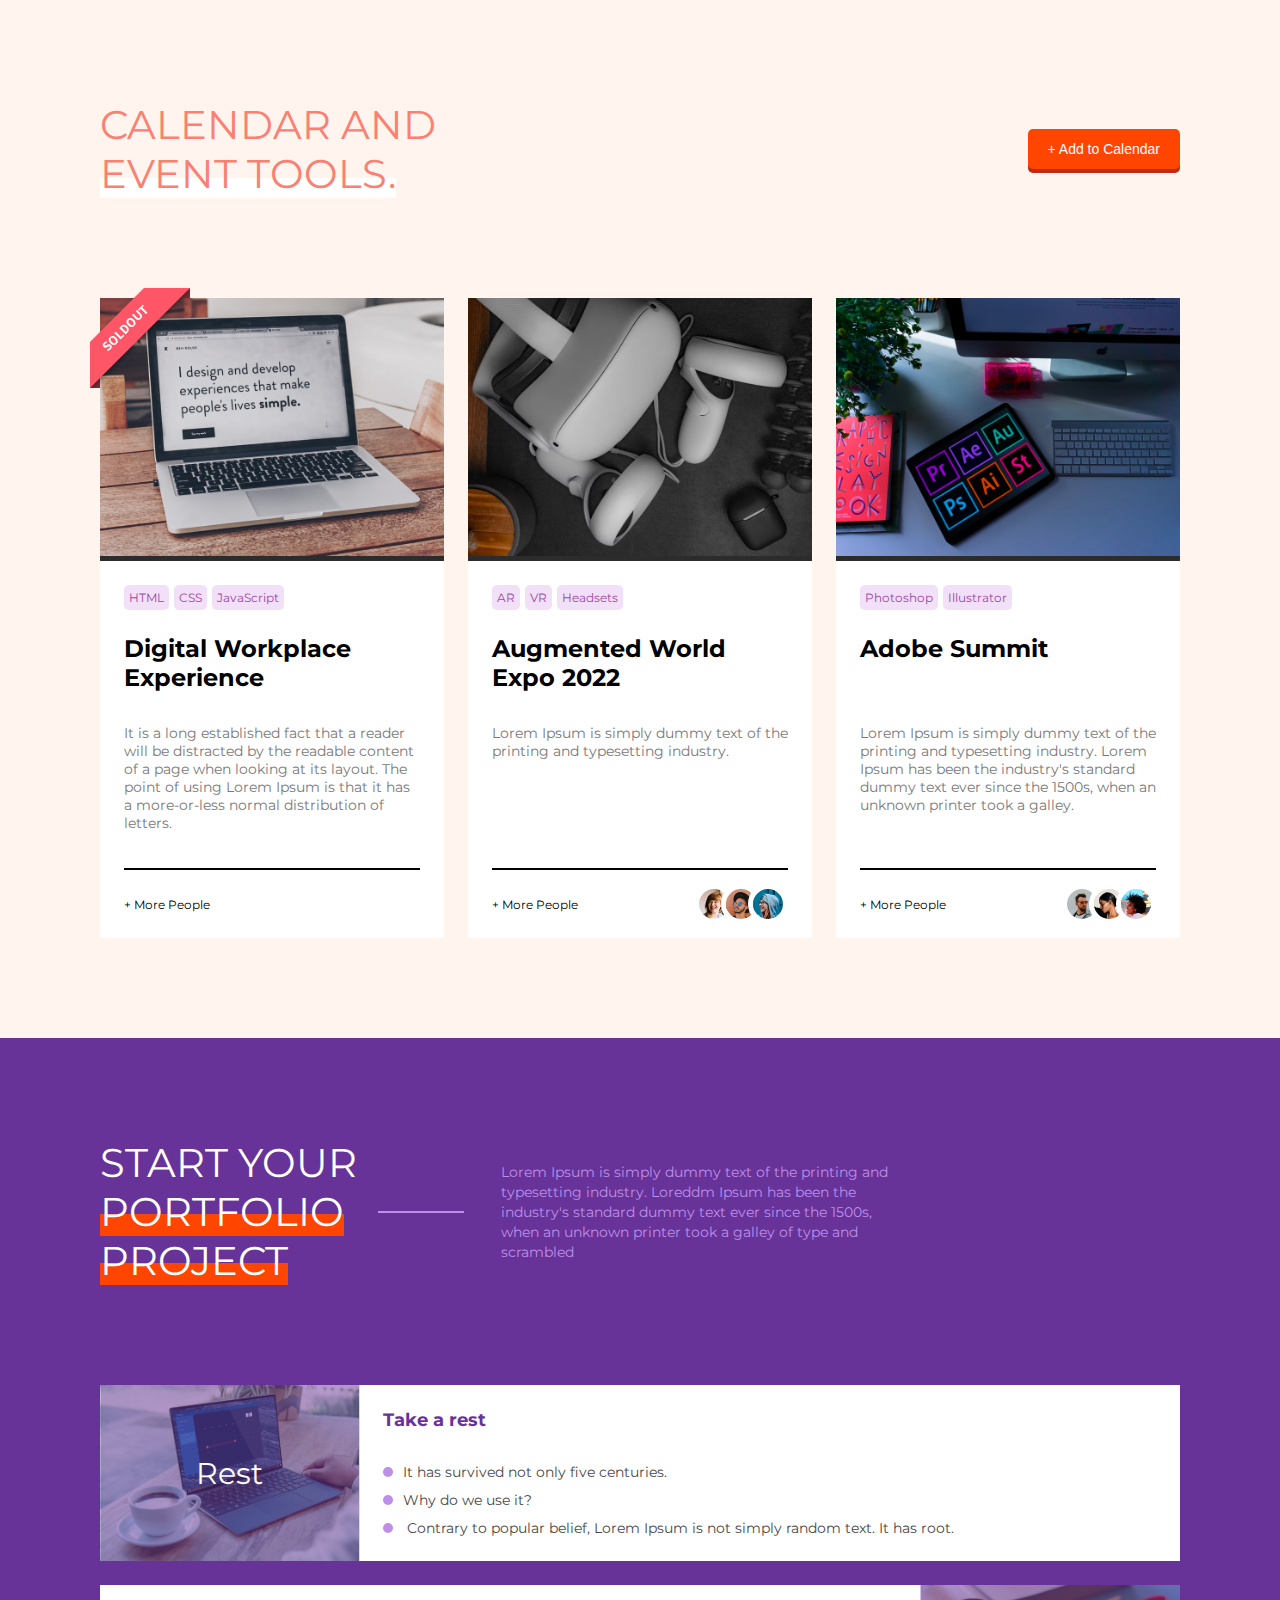
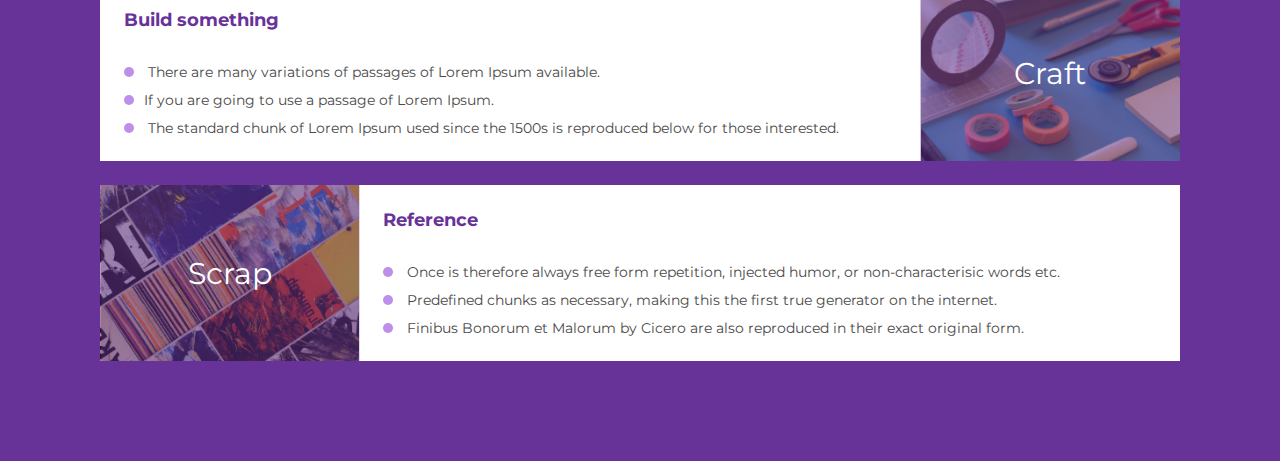
<file: index.html>
<!DOCTYPE html>
<html>
  <head>
    <link rel="preconnect" href="https://fonts.googleapis.com" />
    <link rel="preconnect" href="https://fonts.gstatic.com" crossorigin />
    <link
      href="https://fonts.googleapis.com/css2?family=Montserrat:wght@500;700&display=swap"
      rel="stylesheet"
    />
    <link rel="stylesheet" href="./portfolio-style.css" />
    <link rel="stylesheet" href="./calendar-style.css" />
  </head>
  <body>
    <div class="calendar-wrapper">
      <div class="calendar-header">
        <div class="calendar-title-header">
          CALENDAR AND <br />
          <p class="underline">EVENT TOOLS.</p>
        </div>
        <button type="button" class="btn-addcalendar">
          <p>+ Add to Calendar</p>
        </button>
      </div>
      <div class="calendar-content">
        <div class="calendar-card">
          <div class="img-card-container">
            <div class="img-soldout"></div>
            <img class="img-card" src="./images/cover01.png" alt="" />
          </div>

          <div class="calendar-cardcontainer">
            <ul class="tag-card">
              <li>HTML</li>
              <li>CSS</li>
              <li>JavaScript</li>
            </ul>
            <h2 class="card-header">Digital Workplace Experience</h2>
            <p class="card-content">
              It is a long established fact that a reader will be distracted by
              the readable content of a page when looking at its layout. The
              point of using Lorem Ipsum is that it has a more-or-less normal
              distribution of letters.
            </p>
            <a href="#" class="card-footer">
              <p>+ More People</p>
            </a>
          </div>
        </div>
        <div class="calendar-card">
          <img class="img-card" src="./images/cover02.png" alt="" />
          <div class="calendar-cardcontainer">
            <ul class="tag-card">
              <li>AR</li>
              <li>VR</li>
              <li>Headsets</li>
            </ul>
            <h2 class="card-header">Augmented World Expo 2022</h2>
            <p class="card-content">
              Lorem Ipsum is simply dummy text of the printing and typesetting
              industry.
            </p>
            <a href="#" class="card-footer">
              <p>+ More People</p>
              <div>
                <img
                  class="img-card-footer"
                  src="./images/people01.png"
                  alt=""
                />
                <img
                  class="img-card-footer"
                  src="./images/people02.png"
                  alt=""
                />
                <img
                  class="img-card-footer"
                  src="./images/people03.png"
                  alt=""
                />
              </div>
            </a>
          </div>
        </div>
        <div class="calendar-card">
          <img class="img-card" src="./images/cover03.png" alt="" />
          <div class="calendar-cardcontainer">
            <ul class="tag-card">
              <li>Photoshop</li>
              <li>Illustrator</li>
            </ul>
            <h2 class="card-header">Adobe Summit</h2>
            <p class="card-content">
              Lorem Ipsum is simply dummy text of the printing and typesetting
              industry. Lorem Ipsum has been the industry's standard dummy text
              ever since the 1500s, when an unknown printer took a galley.
            </p>
            <a href="#" class="card-footer">
              <p>+ More People</p>
              <div>
                <img
                  class="img-card-footer"
                  src="./images/people04.png"
                  alt=""
                />
                <img
                  class="img-card-footer"
                  src="./images/people05.png"
                  alt=""
                />
                <img
                  class="img-card-footer"
                  src="./images/people06.png"
                  alt=""
                />
              </div>
            </a>
          </div>
        </div>
      </div>
    </div>
    <div class="flex-wrapper">
      <div class="header-container">
        <div class="title-header">
          <span>START YOUR</span>
          <p class="header-title-text">PORTFOLIO</p>
          <p class="header-title-text">PROJECT</p>
        </div>
        <div class="content-header">
          <div class="line"><hr class="hr-solid" /></div>
          <p>
            Lorem Ipsum is simply dummy text of the printing and typesetting
            industry. Loreddm Ipsum has been the industry's standard dummy text
            ever since the 1500s, when an unknown printer took a galley of type
            and scrambled
          </p>
        </div>
      </div>
      <div class="content-container">
        <div class="title">
          <div class="img-shadow"></div>
          <img src="./images/photo01.png" alt="" />
          <div>Rest</div>
        </div>
        <div class="content">
          <h2 class="list-title">Take a rest</h2>
          <ul>
            <li>It has survived not only five centuries.</li>
            <li>Why do we use it?</li>
            <li>
              Contrary to popular belief, Lorem Ipsum is not simply random text.
              It has root.
            </li>
          </ul>
        </div>
      </div>
      <div class="content-container">
        <div class="title">
          <div class="img-shadow"></div>
          <img src="./images/photo02.png" alt="" />
          <div>Craft</div>
        </div>
        <div class="content">
          <h2 class="list-title">Build something</h2>
          <ul>
            <li>
              There are many variations of passages of Lorem Ipsum available.
            </li>
            <li>If you are going to use a passage of Lorem Ipsum.</li>
            <li>
              The standard chunk of Lorem Ipsum used since the 1500s is
              reproduced below for those interested.
            </li>
          </ul>
        </div>
      </div>
      <div class="content-container">
        <div class="title">
          <div class="img-shadow"></div>
          <img src="./images/photo03.png" alt="" />
          <div>Scrap</div>
        </div>
        <div class="content">
          <h2 class="list-title">Reference</h2>
          <ul>
            <li>
              Once is therefore always free form repetition, injected humor, or
              non-characterisic words etc.
            </li>
            <li>
              Predefined chunks as necessary, making this the first true
              generator on the internet.
            </li>
            <li>
              Finibus Bonorum et Malorum by Cicero are also reproduced in their
              exact original form.
            </li>
          </ul>
        </div>
      </div>
    </div>
  </body>
</html>
</file>
<file: portfolio-style.css>
:root {
  font-family: "Montserrat", sans-serif;
  /*
	font-weight: 500;
	font-weight: 700;
	*/
  --backgroundcolor: #673399;
  --headerfontcolor: #bd8fe8;
}

body,
h2,
p,
ul {
  margin: 0;
  padding: 0;
  font: inherit;
}
ul {
  list-style: none;
}
a {
  text-decoration: none;
  color: inherit;
}
button {
  border: none;
  cursor: pointer;
}
.flex-wrapper {
  display: flex;
  flex-direction: column;
  margin: 0 auto;
  box-sizing: border-box;
  background-color: var(--backgroundcolor);
}
.header-container,
.content-container {
  display: flex;
  margin: 0 auto;
  width: 1080px;
}
.header-container {
  margin-top: 100px;
  margin-bottom: 100px;
}
.content-container {
  margin-bottom: 24px;
}
.content-container:nth-child(4) {
  margin-bottom: 100px;
}
.title {
  display: flex;
  width: 24%;
  position: relative;
  font-size: 30px;
  vertical-align: middle;
}
.title div {
  text-align: center;
  position: absolute;
  top: 50%;
  left: 50%;
  transform: translate(-50%, -50%);

  color: white;
}
.title img {
  object-fit: cover;
}
.header-title-text {
  display: inline-block;
  background-image: linear-gradient(transparent 50%, orangered 50%);
  background-repeat: no-repeat;
  background-size: 100% calc(100% - 0.1em);
  background-position: 0% 100%;
  margin: 0;
}

.title-header {
  display: inline-block;

  width: 26%;
  font-size: 40px;
  color: white;
}
.title-header span {
  display: flex;
  width: 100%;
}
.list-title {
  font-weight: 700;
  font-size: 18px;
  padding-bottom: 32px;
  color: #673399;
}
.content {
  min-width: 0px;
  flex: 1;
  display: flex;
  flex-direction: column;
  justify-content: center;
  padding: 24px;
  font-size: 14px;
  background-color: white;
  box-sizing: border-box;
  color: #4a4848;
}

.content > ul > li {
  /* display: flex; */
  /* align-items: center; */
  /* gap: 10px; */
  text-indent: -20px;
  padding-left: 20px;
}

.content > ul > li:not(:last-child) {
  margin-bottom: 10px;
}

.content > ul > li::before {
  content: " ";
  background: var(--headerfontcolor);
  display: inline-block;
  width: 10px;
  height: 10px;
  border-radius: 50%;
  object-fit: cover;
  margin-right: 10px;
}

.content-header {
  color: #bd8fe8;
  display: flex;
  flex: 1;
  align-items: center;
}
.content-header p {
  font-size: 14px;
  width: 50%;
  line-height: 20px;
}
.line {
  display: flex;
  min-width: 15%;
}
hr {
  width: 70%;
  background-color: var(--headerfontcolor);
}

.hr-solid {
  position: relative;
  left: -20px;
  border: 1px solid var(--headerfontcolor);
}
img {
  width: 100%;
  vertical-align: top;
}
.img-shadow {
  width: 100%;
  height: 100%;
  background-color: var(--backgroundcolor);
  opacity: 0.5;
  vertical-align: top;
}
.flex-wrapper .content-container:nth-child(3) {
  display: flex;
  flex-direction: row-reverse;
}
.underline {
  display: inline-block;
  box-shadow: inset 0 -20px 0 white;
}

@media (max-width: 1080px) {
  /* portfolio */
  .header-container {
    flex-direction: column;
    align-items: center;
    max-width: 100%;
  }
  .content-container {
    flex-direction: column;
    max-width: 60%;
  }
  .title {
    width: 100%;
  }
  .flex-wrapper .content-container:nth-child(3) {
    flex-direction: column;
  }
  .content-header {
    display: flex;
    flex-direction: column;
  }
  .line {
    width: 100%;
    margin: 20px 0;
  }
}
</file>
<file: calendar-style.css>
:root {
  --backgroundcolor_calendar: seashell;
  --fontcolor_calendar: salmon;
  --btncolor: orangered;
  --tagcolor: #f1e0f8;
  --tagfontcolor: #673399;
}

.calendar-wrapper {
  background-color: var(--backgroundcolor_calendar);
  display: flex;
  flex-direction: column;
  margin: 0 auto;

  box-sizing: border-box;
}
.calendar-header,
.calendar-content {
  display: flex;
  margin: 0 auto;
  width: 1080px;
}
.calendar-header {
  display: flex;
  justify-content: space-between;
  align-items: center;

  margin-top: 100px;
  margin-bottom: 100px;

  font-size: 40px;
  color: var(--fontcolor_calendar);
}

.calendar-title-header {
}
.btn-addcalendar {
  display: flex;
  align-items: center;
  height: 35px;
  padding: 20px;
  font-size: 14px;
  border-radius: 5px;
  color: #fff;
  background-color: var(--btncolor);
  box-shadow: 0 4px #bb2f11;
}
.calendar-content {
  margin-bottom: 100px;
  display: flex;
  gap: 24px;
}
.calendar-card {
  width: calc(1080px / 3);
  background-color: white;
}
.calendar-cardcontainer {
  display: flex;
  flex-direction: column;
  margin: 24px 24px 0 24px;
}
.img-card {
  border-bottom: 5px solid rgb(45, 44, 44);
  object-fit: cover;
  flex-shrink: 0;
}
.tag-card {
  display: flex;
}
.tag-card li {
  background-color: var(--tagcolor);
  color: #9f46a3;
  margin-right: 5px;
  border-radius: 5px;
  padding: 5px;
  font-size: 12px;
}
.card-header {
  font-weight: bold;
  flex-basis: 58px;
  font-size: 24px;
  margin-top: 24px;
  margin-bottom: 32px;
}
.card-content {
  display: flex;
  flex-basis: 120px;
  font-size: 14px;
  margin-bottom: 24px;
  color: #7a7878;
}
.card-footer {
  font-size: 12px;
  display: flex;
  flex-basis: 68px;
  align-items: center;
  border-top: 2px solid black;
  justify-content: space-between;
}
.img-card-footer {
  width: 30px;
  border-radius: 50%;
  border: 5px solid #fff;
  margin-left: -16px;
}

.img-card-container {
  position: relative;
}
.img-soldout {
  background-image: url(images/badge.png);

  width: 100px;
  height: 100px;
  position: absolute;
  top: -10px;
  left: -10px;
}
@media (max-width: 1080px) {
  .calendar-content,
  .calendar-header {
    display: flex;
    flex-direction: column;
    margin: 0 100px;
    width: auto;
  }
  .calendar-header {
    margin: 100px 0;
  }
  .calendar-content {
    margin-bottom: 100px;
  }
  .calendar-card {
    display: flex;
    width: auto;
  }
  .calendar-card:nth-child(2) {
    flex-direction: row-reverse;
  }
  .calendar-cardcontainer {
    display: block;
  }
  .img-card-container .img-card {
    width: 100%;
    height: 100%;
  }
  .btn-addcalendar {
    margin-top: 50px;
  }

  .img-card {
    width: 33%;
  }
  .card-header {
    margin-top: 10px;
    margin-bottom: 10px;
  }
  .card-footer {
    height: 50px;
  }
}
@media (max-width: 720px) {
  .calendar-card {
    flex-direction: column;
  }
  .calendar-card:nth-child(2) {
    flex-direction: column;
  }
  .img-card {
    width: 100%;
  }
}
</file>
